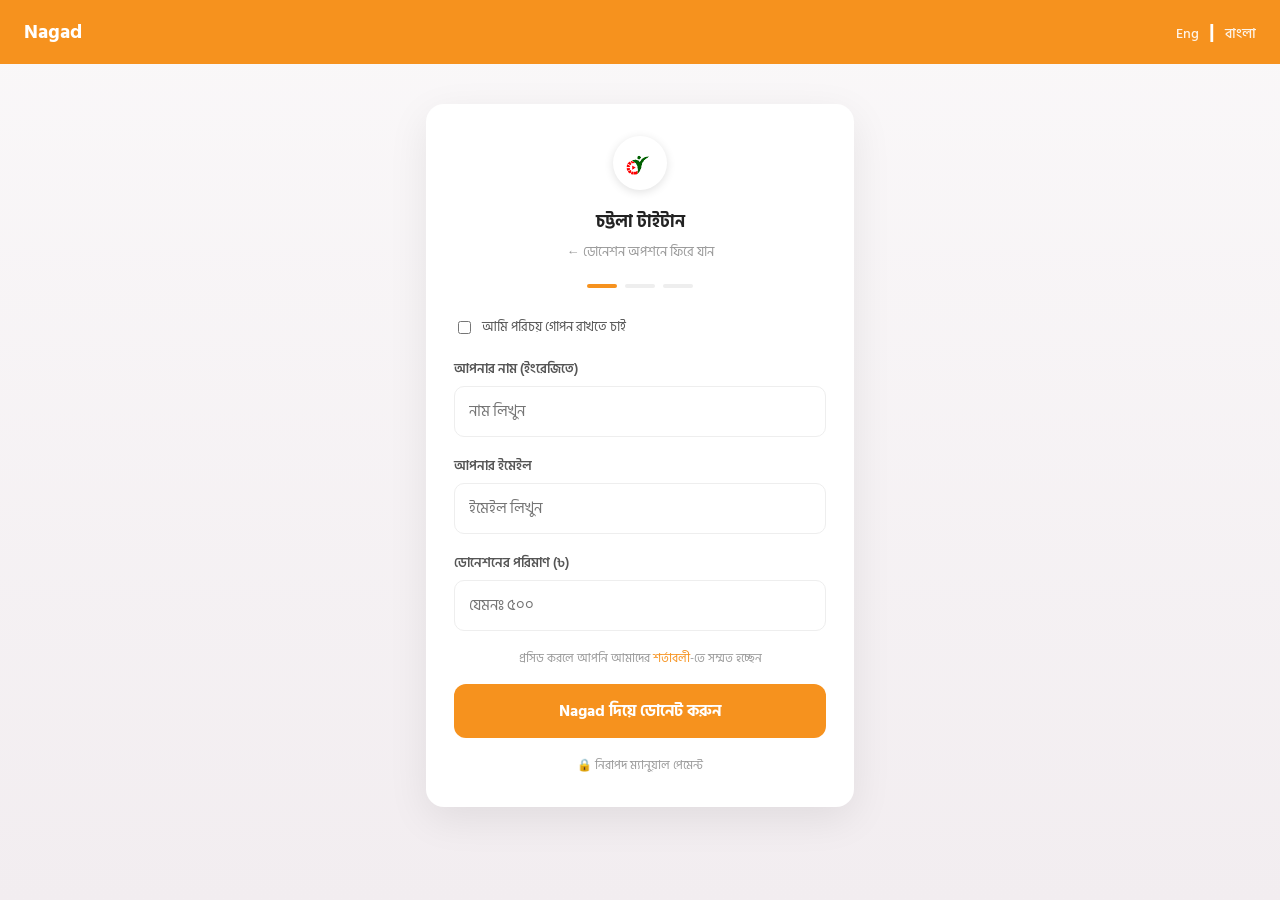
<file: nogod.html>
<!DOCTYPE html>
<html lang="bn">
<head>
  <meta charset="UTF-8">
  <meta name="viewport" content="width=device-width, initial-scale=1">
  <title>Nagad Donation — চট্টলা টাইটান</title>
  <link rel="preconnect" href="https://fonts.googleapis.com">
  <link href="https://fonts.googleapis.com/css2?family=Hind+Siliguri:wght@400;500;600;700&display=swap" rel="stylesheet">
  <style>
    :root {
      --brand: #f6921e;
      --brand-dark: #d97a0a;
      --brand-light: #fff8ee;
    }
    * { box-sizing: border-box; }
    body {
      margin: 0;
      font-family: 'Hind Siliguri', 'Segoe UI', sans-serif;
      background: linear-gradient(180deg, #faf8f9 0%, #f2edf0 100%);
      min-height: 100vh;
      color: #222;
    }
    .topbar {
      background: var(--brand);
      color: #fff;
      padding: 16px 24px;
      display: flex;
      justify-content: space-between;
      align-items: center;
      font-weight: 700;
      font-size: 20px;
    }
    .topbar a { color: rgba(255,255,255,.9); text-decoration: none; font-weight: 500; font-size: 14px; }
    .wrap { max-width: 460px; margin: 40px auto; padding: 0 16px 40px; }
    .card {
      background: #fff;
      border-radius: 18px;
      box-shadow: 0 12px 40px rgba(0,0,0,0.08);
      padding: 32px 28px;
      position: relative;
    }
    .brand-row { text-align: center; margin-bottom: 8px; }
    .brand-row img { width: 54px; height: 54px; border-radius: 50%; object-fit: cover; box-shadow: 0 2px 10px rgba(0,0,0,.12); }
    .brand-row h5 { margin: 10px 0 2px; font-weight: 700; font-size: 17px; }
    .brand-row a.back { font-size: 13px; color: #999; text-decoration: none; }
    .brand-row a.back:hover { color: var(--brand); }
    .steps { display: flex; justify-content: center; gap: 8px; margin: 20px 0 28px; }
    .step-dot { width: 30px; height: 4px; border-radius: 4px; background: #eee; transition: background .3s; }
    .step-dot.active { background: var(--brand); }
    label { font-size: 13px; font-weight: 600; color: #555; margin-bottom: 6px; display: block; }
    .form-group { margin-bottom: 18px; }
    input[type=text], input[type=email], input[type=number] {
      width: 100%; padding: 12px 14px; border-radius: 10px; border: 1.5px solid #eee;
      font-size: 15px; font-family: inherit; transition: border-color .2s;
    }
    input:focus { outline: none; border-color: var(--brand); }
    .check-row { display: flex; align-items: center; gap: 8px; margin-bottom: 20px; font-size: 14px; color: #555; }
    .check-row input { width: auto; }
    .btn-main {
      width: 100%; padding: 14px; border: none; border-radius: 12px; background: var(--brand);
      color: #fff; font-weight: 700; font-size: 16px; cursor: pointer;
      transition: background .2s, transform .1s;
      display: flex; align-items: center; justify-content: center; gap: 8px;
      font-family: inherit;
    }
    .btn-main:hover { background: var(--brand-dark); }
    .btn-main:active { transform: scale(0.98); }
    .btn-main[disabled] { opacity: .75; cursor: not-allowed; }
    .terms { font-size: 12px; text-align: center; color: #999; margin-bottom: 16px; }
    .terms a { color: var(--brand); text-decoration: none; }
    .lock-note { display: flex; align-items: center; justify-content: center; gap: 6px; font-size: 12px; color: #999; margin-top: 18px; }
    .spinner { width: 16px; height: 16px; border: 2.5px solid rgba(255,255,255,.4); border-top-color: #fff; border-radius: 50%; animation: spin .7s linear infinite; }
    @keyframes spin { to { transform: rotate(360deg); } }
    .amount-display { text-align: center; background: var(--brand-light); border-radius: 12px; padding: 16px; margin-bottom: 24px; }
    .amount-display .lbl { font-size: 12px; color: #999; }
    .amount-display .amt { font-size: 28px; font-weight: 800; color: var(--brand); }
    .step-list { list-style: none; padding: 0; margin: 0 0 18px; }
    .step-list li { display: flex; gap: 12px; margin-bottom: 14px; font-size: 14px; color: #444; line-height: 1.5; }
    .step-num { flex: 0 0 24px; height: 24px; border-radius: 50%; background: var(--brand); color: #fff; font-size: 12px; font-weight: 700; display: flex; align-items: center; justify-content: center; }
    .num-box { display: flex; align-items: center; gap: 10px; background: #f9f9f9; border: 1.5px dashed #ddd; border-radius: 10px; padding: 12px 16px; margin: 4px 0 22px; }
    .num-box .number { font-size: 19px; font-weight: 800; letter-spacing: .5px; color: #222; flex: 1; }
    .num-box .type-badge { font-size: 11px; background: var(--brand); color: #fff; padding: 3px 9px; border-radius: 20px; font-weight: 600; white-space: nowrap; }
    .copy-btn { background: #fff; border: 1.5px solid var(--brand); color: var(--brand); font-size: 13px; font-weight: 600; padding: 6px 12px; border-radius: 8px; cursor: pointer; white-space: nowrap; font-family: inherit; }
    .copy-btn.copied { background: var(--brand); color: #fff; }
    .btn-outline {
      width: 100%; padding: 12px; border-radius: 12px; border: 1.5px solid #ddd; background: #fff;
      color: #555; font-weight: 600; font-size: 14px; cursor: pointer; margin-top: 10px;
      text-decoration: none; display: block; text-align: center; font-family: inherit;
    }
    .btn-outline:hover { border-color: var(--brand); color: var(--brand); }
    .success-wrap { text-align: center; padding: 6px 0; }
    .success-icon { width: 64px; height: 64px; border-radius: 50%; background: #e9f9ee; display: flex; align-items: center; justify-content: center; margin: 0 auto 18px; }
    .success-wrap h4 { font-weight: 700; margin-bottom: 8px; }
    .success-wrap p { color: #777; font-size: 14px; line-height: 1.7; }
    .success-wrap p a { color: var(--brand); }
    .hidden { display: none; }
  </style>
</head>
<body>

  <div class="topbar">
    <span>Nagad</span>
    <span><a href="#">Eng</a> &nbsp;|&nbsp; <a href="#">বাংলা</a></span>
  </div>

  <div class="wrap">
    <div class="card">
      <div class="brand-row">
        <img src="assets/images/logo1.png" alt="চট্টলা টাইটান logo">
        <h5>চট্টলা টাইটান</h5>
        <a href="services.html" class="back">← ডোনেশন অপশনে ফিরে যান</a>
      </div>

      <div class="steps">
        <div class="step-dot active" id="dot1"></div>
        <div class="step-dot" id="dot2"></div>
        <div class="step-dot" id="dot3"></div>
      </div>

      <!-- STEP 1 -->
      <div id="step1">
        <div class="check-row">
          <input type="checkbox" id="hideIdentity">
          <label for="hideIdentity" style="margin:0;font-weight:400;">আমি পরিচয় গোপন রাখতে চাই</label>
        </div>

        <div class="form-group">
          <label for="donorName">আপনার নাম (ইংরেজিতে)</label>
          <input type="text" id="donorName" placeholder="নাম লিখুন">
        </div>

        <div class="form-group">
          <label for="donorEmail">আপনার ইমেইল</label>
          <input type="email" id="donorEmail" placeholder="ইমেইল লিখুন">
        </div>

        <div class="form-group">
          <label for="amount">ডোনেশনের পরিমাণ (৳)</label>
          <input type="number" id="amount" min="10" placeholder="যেমনঃ ৫০০">
        </div>

        <p class="terms">প্রসিড করলে আপনি আমাদের <a href="#">শর্তাবলী</a>-তে সম্মত হচ্ছেন</p>

        <button class="btn-main" id="proceedBtn" onclick="goToPay()">Nagad দিয়ে ডোনেট করুন</button>

        <div class="lock-note">🔒 নিরাপদ ম্যানুয়াল পেমেন্ট</div>
      </div>

      <!-- STEP 2 -->
      <div id="step2" class="hidden">
        <div class="amount-display">
          <div class="lbl">আপনার ডোনেশন</div>
          <div class="amt">৳ <span id="amtEcho">0</span></div>
        </div>

        <ul class="step-list">
          <li><div class="step-num">১</div><div>Nagad অ্যাপ খুলুন অথবা ডায়াল করুন <strong>*167#</strong></div></li>
          <li><div class="step-num">২</div><div>"Send Money" সিলেক্ট করে নিচের নাম্বারে টাকা পাঠান</div></li>
        </ul>

        <div class="num-box">
          <div class="number">01309736174</div>
          <span class="type-badge">Personal</span>
          <button class="copy-btn" id="copyBtn" onclick="copyNumber()">Copy</button>
        </div>

        <ul class="step-list">
          <li><div class="step-num">৩</div><div>পাঠানোর পর Transaction ID (TrxID) স্ক্রিনশট রাখুন</div></li>
          <li><div class="step-num">৪</div><div>নিচের বাটনে ক্লিক করে আমাদের জানিয়ে দিন</div></li>
        </ul>

        <button class="btn-main" onclick="confirmSent()">টাকা পাঠিয়েছি ✓</button>
        <button class="btn-outline" onclick="goBack()" style="border:1.5px solid #ddd;">← ফিরে যান</button>
      </div>

      <!-- STEP 3 -->
      <div id="step3" class="hidden">
        <div class="success-wrap">
          <div class="success-icon">
            <svg width="30" height="30" viewBox="0 0 24 24" fill="none"><path d="M5 13l4 4L19 7" stroke="#2ecc71" stroke-width="3" stroke-linecap="round" stroke-linejoin="round"/></svg>
          </div>
          <h4>ধন্যবাদ<span id="thanksName"></span>!</h4>
          <p>আপনার ৳<strong id="finalAmt">0</strong> ডোনেশন রেকর্ড করা হয়েছে। নিশ্চিতকরণের জন্য আপনার Transaction ID (TrxID) ইমেইল করুন —<br>
          <a href="mailto:chattalataitan@gmail.com">chattalataitan@gmail.com</a></p>
          <a href="services.html" class="btn-outline">ডোনেশন পেজে ফিরে যান</a>
        </div>
      </div>

    </div>
  </div>

<script>
  function goToPay() {
    const amount = document.getElementById('amount').value;
    if (!amount || Number(amount) <= 0) {
      alert('অনুগ্রহ করে সঠিক পরিমাণ লিখুন।');
      return;
    }
    const btn = document.getElementById('proceedBtn');
    btn.disabled = true;
    btn.innerHTML = '<span class="spinner"></span> প্রসেস হচ্ছে...';

    setTimeout(function () {
      document.getElementById('amtEcho').textContent = amount;
      document.getElementById('step1').classList.add('hidden');
      document.getElementById('step2').classList.remove('hidden');
      document.getElementById('dot1').classList.remove('active');
      document.getElementById('dot2').classList.add('active');
      btn.disabled = false;
      btn.innerHTML = 'Nagad দিয়ে ডোনেট করুন';
    }, 900);
  }

  function copyNumber() {
    navigator.clipboard.writeText('01309736174').then(function () {
      const btn = document.getElementById('copyBtn');
      btn.textContent = 'Copied!';
      btn.classList.add('copied');
      setTimeout(function () { btn.textContent = 'Copy'; btn.classList.remove('copied'); }, 1500);
    });
  }

  function confirmSent() {
    const name = document.getElementById('donorName').value.trim();
    const amount = document.getElementById('amount').value;
    document.getElementById('thanksName').textContent = name ? ', ' + name : '';
    document.getElementById('finalAmt').textContent = amount;
    document.getElementById('step2').classList.add('hidden');
    document.getElementById('step3').classList.remove('hidden');
    document.getElementById('dot2').classList.remove('active');
    document.getElementById('dot3').classList.add('active');
  }

  function goBack() {
    document.getElementById('step2').classList.add('hidden');
    document.getElementById('step1').classList.remove('hidden');
    document.getElementById('dot2').classList.remove('active');
    document.getElementById('dot1').classList.add('active');
  }
</script>
</body>
</html>
</file>
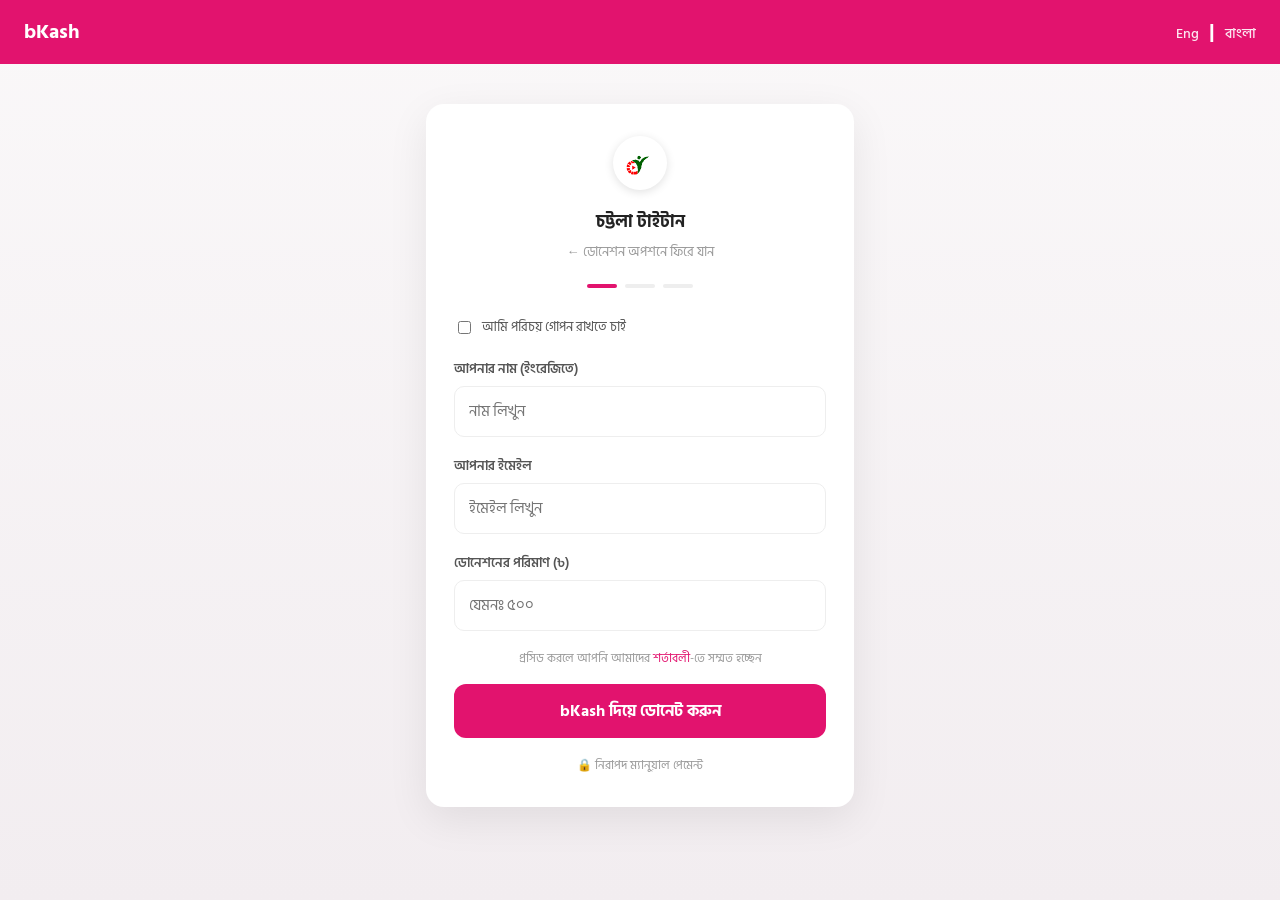
<file: probkash.html>
<!DOCTYPE html>
<html lang="bn">
<head>
  <meta charset="UTF-8">
  <meta name="viewport" content="width=device-width, initial-scale=1">
  <title>bKash Donation — চট্টলা টাইটান</title>
  <link rel="preconnect" href="https://fonts.googleapis.com">
  <link href="https://fonts.googleapis.com/css2?family=Hind+Siliguri:wght@400;500;600;700&display=swap" rel="stylesheet">
  <style>
    :root {
      --brand: #e2136e;
      --brand-dark: #c70e5d;
      --brand-light: #fff0f6;
    }
    * { box-sizing: border-box; }
    body {
      margin: 0;
      font-family: 'Hind Siliguri', 'Segoe UI', sans-serif;
      background: linear-gradient(180deg, #faf8f9 0%, #f2edf0 100%);
      min-height: 100vh;
      color: #222;
    }
    .topbar {
      background: var(--brand);
      color: #fff;
      padding: 16px 24px;
      display: flex;
      justify-content: space-between;
      align-items: center;
      font-weight: 700;
      font-size: 20px;
    }
    .topbar a { color: rgba(255,255,255,.9); text-decoration: none; font-weight: 500; font-size: 14px; }
    .wrap { max-width: 460px; margin: 40px auto; padding: 0 16px 40px; }
    .card {
      background: #fff;
      border-radius: 18px;
      box-shadow: 0 12px 40px rgba(0,0,0,0.08);
      padding: 32px 28px;
      position: relative;
    }
    .brand-row { text-align: center; margin-bottom: 8px; }
    .brand-row img { width: 54px; height: 54px; border-radius: 50%; object-fit: cover; box-shadow: 0 2px 10px rgba(0,0,0,.12); }
    .brand-row h5 { margin: 10px 0 2px; font-weight: 700; font-size: 17px; }
    .brand-row a.back { font-size: 13px; color: #999; text-decoration: none; }
    .brand-row a.back:hover { color: var(--brand); }
    .steps { display: flex; justify-content: center; gap: 8px; margin: 20px 0 28px; }
    .step-dot { width: 30px; height: 4px; border-radius: 4px; background: #eee; transition: background .3s; }
    .step-dot.active { background: var(--brand); }
    label { font-size: 13px; font-weight: 600; color: #555; margin-bottom: 6px; display: block; }
    .form-group { margin-bottom: 18px; }
    input[type=text], input[type=email], input[type=number] {
      width: 100%; padding: 12px 14px; border-radius: 10px; border: 1.5px solid #eee;
      font-size: 15px; font-family: inherit; transition: border-color .2s;
    }
    input:focus { outline: none; border-color: var(--brand); }
    .check-row { display: flex; align-items: center; gap: 8px; margin-bottom: 20px; font-size: 14px; color: #555; }
    .check-row input { width: auto; }
    .btn-main {
      width: 100%; padding: 14px; border: none; border-radius: 12px; background: var(--brand);
      color: #fff; font-weight: 700; font-size: 16px; cursor: pointer;
      transition: background .2s, transform .1s;
      display: flex; align-items: center; justify-content: center; gap: 8px;
      font-family: inherit;
    }
    .btn-main:hover { background: var(--brand-dark); }
    .btn-main:active { transform: scale(0.98); }
    .btn-main[disabled] { opacity: .75; cursor: not-allowed; }
    .terms { font-size: 12px; text-align: center; color: #999; margin-bottom: 16px; }
    .terms a { color: var(--brand); text-decoration: none; }
    .lock-note { display: flex; align-items: center; justify-content: center; gap: 6px; font-size: 12px; color: #999; margin-top: 18px; }
    .spinner { width: 16px; height: 16px; border: 2.5px solid rgba(255,255,255,.4); border-top-color: #fff; border-radius: 50%; animation: spin .7s linear infinite; }
    @keyframes spin { to { transform: rotate(360deg); } }
    .amount-display { text-align: center; background: var(--brand-light); border-radius: 12px; padding: 16px; margin-bottom: 24px; }
    .amount-display .lbl { font-size: 12px; color: #999; }
    .amount-display .amt { font-size: 28px; font-weight: 800; color: var(--brand); }
    .step-list { list-style: none; padding: 0; margin: 0 0 18px; }
    .step-list li { display: flex; gap: 12px; margin-bottom: 14px; font-size: 14px; color: #444; line-height: 1.5; }
    .step-num { flex: 0 0 24px; height: 24px; border-radius: 50%; background: var(--brand); color: #fff; font-size: 12px; font-weight: 700; display: flex; align-items: center; justify-content: center; }
    .num-box { display: flex; align-items: center; gap: 10px; background: #f9f9f9; border: 1.5px dashed #ddd; border-radius: 10px; padding: 12px 16px; margin: 4px 0 22px; }
    .num-box .number { font-size: 19px; font-weight: 800; letter-spacing: .5px; color: #222; flex: 1; }
    .num-box .type-badge { font-size: 11px; background: var(--brand); color: #fff; padding: 3px 9px; border-radius: 20px; font-weight: 600; white-space: nowrap; }
    .copy-btn { background: #fff; border: 1.5px solid var(--brand); color: var(--brand); font-size: 13px; font-weight: 600; padding: 6px 12px; border-radius: 8px; cursor: pointer; white-space: nowrap; font-family: inherit; }
    .copy-btn.copied { background: var(--brand); color: #fff; }
    .btn-outline {
      width: 100%; padding: 12px; border-radius: 12px; border: 1.5px solid #ddd; background: #fff;
      color: #555; font-weight: 600; font-size: 14px; cursor: pointer; margin-top: 10px;
      text-decoration: none; display: block; text-align: center; font-family: inherit;
    }
    .btn-outline:hover { border-color: var(--brand); color: var(--brand); }
    .success-wrap { text-align: center; padding: 6px 0; }
    .success-icon { width: 64px; height: 64px; border-radius: 50%; background: #e9f9ee; display: flex; align-items: center; justify-content: center; margin: 0 auto 18px; }
    .success-wrap h4 { font-weight: 700; margin-bottom: 8px; }
    .success-wrap p { color: #777; font-size: 14px; line-height: 1.7; }
    .success-wrap p a { color: var(--brand); }
    .hidden { display: none; }
  </style>
</head>
<body>

  <div class="topbar">
    <span>bKash</span>
    <span><a href="#">Eng</a> &nbsp;|&nbsp; <a href="#">বাংলা</a></span>
  </div>

  <div class="wrap">
    <div class="card">
      <div class="brand-row">
        <img src="assets/images/logo1.png" alt="চট্টলা টাইটান logo">
        <h5>চট্টলা টাইটান</h5>
        <a href="services.html" class="back">← ডোনেশন অপশনে ফিরে যান</a>
      </div>

      <div class="steps">
        <div class="step-dot active" id="dot1"></div>
        <div class="step-dot" id="dot2"></div>
        <div class="step-dot" id="dot3"></div>
      </div>

      <!-- STEP 1 -->
      <div id="step1">
        <div class="check-row">
          <input type="checkbox" id="hideIdentity">
          <label for="hideIdentity" style="margin:0;font-weight:400;">আমি পরিচয় গোপন রাখতে চাই</label>
        </div>

        <div class="form-group">
          <label for="donorName">আপনার নাম (ইংরেজিতে)</label>
          <input type="text" id="donorName" placeholder="নাম লিখুন">
        </div>

        <div class="form-group">
          <label for="donorEmail">আপনার ইমেইল</label>
          <input type="email" id="donorEmail" placeholder="ইমেইল লিখুন">
        </div>

        <div class="form-group">
          <label for="amount">ডোনেশনের পরিমাণ (৳)</label>
          <input type="number" id="amount" min="10" placeholder="যেমনঃ ৫০০">
        </div>

        <p class="terms">প্রসিড করলে আপনি আমাদের <a href="#">শর্তাবলী</a>-তে সম্মত হচ্ছেন</p>

        <button class="btn-main" id="proceedBtn" onclick="goToPay()">bKash দিয়ে ডোনেট করুন</button>

        <div class="lock-note">🔒 নিরাপদ ম্যানুয়াল পেমেন্ট</div>
      </div>

      <!-- STEP 2 -->
      <div id="step2" class="hidden">
        <div class="amount-display">
          <div class="lbl">আপনার ডোনেশন</div>
          <div class="amt">৳ <span id="amtEcho">0</span></div>
        </div>

        <ul class="step-list">
          <li><div class="step-num">১</div><div>bKash অ্যাপ খুলুন অথবা ডায়াল করুন <strong>*247#</strong></div></li>
          <li><div class="step-num">২</div><div>"Send Money" সিলেক্ট করে নিচের নাম্বারে টাকা পাঠান</div></li>
        </ul>

        <div class="num-box">
          <div class="number">01309736174</div>
          <span class="type-badge">Personal</span>
          <button class="copy-btn" id="copyBtn" onclick="copyNumber()">Copy</button>
        </div>

        <ul class="step-list">
          <li><div class="step-num">৩</div><div>পাঠানোর পর Transaction ID (TrxID) স্ক্রিনশট রাখুন</div></li>
          <li><div class="step-num">৪</div><div>নিচের বাটনে ক্লিক করে আমাদের জানিয়ে দিন</div></li>
        </ul>

        <button class="btn-main" onclick="confirmSent()">টাকা পাঠিয়েছি ✓</button>
        <button class="btn-outline" onclick="goBack()" style="border:1.5px solid #ddd;">← ফিরে যান</button>
      </div>

      <!-- STEP 3 -->
      <div id="step3" class="hidden">
        <div class="success-wrap">
          <div class="success-icon">
            <svg width="30" height="30" viewBox="0 0 24 24" fill="none"><path d="M5 13l4 4L19 7" stroke="#2ecc71" stroke-width="3" stroke-linecap="round" stroke-linejoin="round"/></svg>
          </div>
          <h4>ধন্যবাদ<span id="thanksName"></span>!</h4>
          <p>আপনার ৳<strong id="finalAmt">0</strong> ডোনেশন রেকর্ড করা হয়েছে। নিশ্চিতকরণের জন্য আপনার Transaction ID (TrxID) ইমেইল করুন —<br>
          <a href="mailto:chattalataitan@gmail.com">chattalataitan@gmail.com</a></p>
          <a href="services.html" class="btn-outline">ডোনেশন পেজে ফিরে যান</a>
        </div>
      </div>

    </div>
  </div>

<script>
  function goToPay() {
    const amount = document.getElementById('amount').value;
    if (!amount || Number(amount) <= 0) {
      alert('অনুগ্রহ করে সঠিক পরিমাণ লিখুন।');
      return;
    }
    const btn = document.getElementById('proceedBtn');
    btn.disabled = true;
    btn.innerHTML = '<span class="spinner"></span> প্রসেস হচ্ছে...';

    setTimeout(function () {
      document.getElementById('amtEcho').textContent = amount;
      document.getElementById('step1').classList.add('hidden');
      document.getElementById('step2').classList.remove('hidden');
      document.getElementById('dot1').classList.remove('active');
      document.getElementById('dot2').classList.add('active');
      btn.disabled = false;
      btn.innerHTML = 'bKash দিয়ে ডোনেট করুন';
    }, 900);
  }

  function copyNumber() {
    navigator.clipboard.writeText('01309736174').then(function () {
      const btn = document.getElementById('copyBtn');
      btn.textContent = 'Copied!';
      btn.classList.add('copied');
      setTimeout(function () { btn.textContent = 'Copy'; btn.classList.remove('copied'); }, 1500);
    });
  }

  function confirmSent() {
    const name = document.getElementById('donorName').value.trim();
    const amount = document.getElementById('amount').value;
    document.getElementById('thanksName').textContent = name ? ', ' + name : '';
    document.getElementById('finalAmt').textContent = amount;
    document.getElementById('step2').classList.add('hidden');
    document.getElementById('step3').classList.remove('hidden');
    document.getElementById('dot2').classList.remove('active');
    document.getElementById('dot3').classList.add('active');
  }

  function goBack() {
    document.getElementById('step2').classList.add('hidden');
    document.getElementById('step1').classList.remove('hidden');
    document.getElementById('dot2').classList.remove('active');
    document.getElementById('dot1').classList.add('active');
  }
</script>
</body>
</html>
</file>
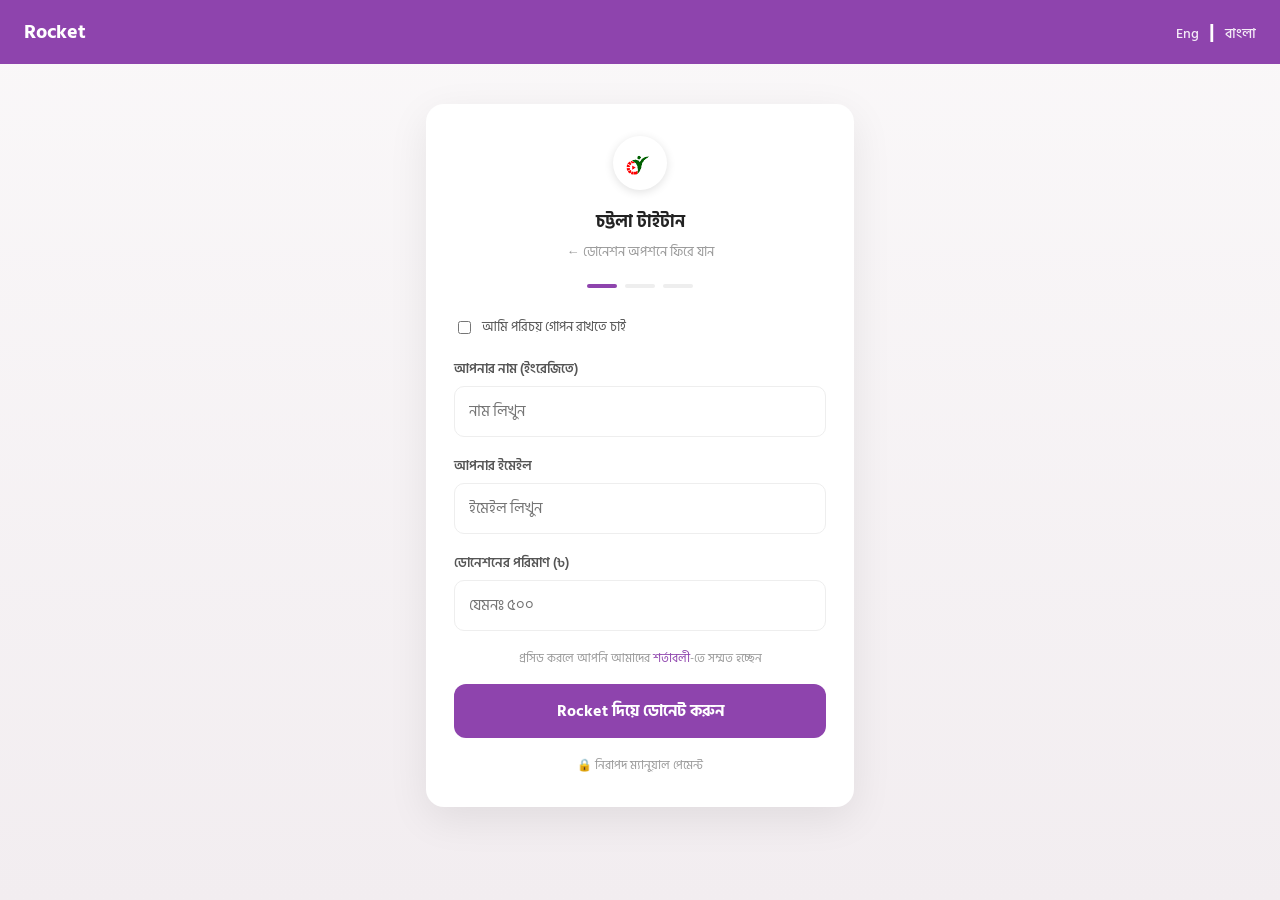
<file: rocket.html>
<!DOCTYPE html>
<html lang="bn">
<head>
  <meta charset="UTF-8">
  <meta name="viewport" content="width=device-width, initial-scale=1">
  <title>Rocket Donation — চট্টলা টাইটান</title>
  <link rel="preconnect" href="https://fonts.googleapis.com">
  <link href="https://fonts.googleapis.com/css2?family=Hind+Siliguri:wght@400;500;600;700&display=swap" rel="stylesheet">
  <style>
    :root {
      --brand: #8e44ad;
      --brand-dark: #6c3483;
      --brand-light: #f7f0fb;
    }
    * { box-sizing: border-box; }
    body {
      margin: 0;
      font-family: 'Hind Siliguri', 'Segoe UI', sans-serif;
      background: linear-gradient(180deg, #faf8f9 0%, #f2edf0 100%);
      min-height: 100vh;
      color: #222;
    }
    .topbar {
      background: var(--brand);
      color: #fff;
      padding: 16px 24px;
      display: flex;
      justify-content: space-between;
      align-items: center;
      font-weight: 700;
      font-size: 20px;
    }
    .topbar a { color: rgba(255,255,255,.9); text-decoration: none; font-weight: 500; font-size: 14px; }
    .wrap { max-width: 460px; margin: 40px auto; padding: 0 16px 40px; }
    .card {
      background: #fff;
      border-radius: 18px;
      box-shadow: 0 12px 40px rgba(0,0,0,0.08);
      padding: 32px 28px;
      position: relative;
    }
    .brand-row { text-align: center; margin-bottom: 8px; }
    .brand-row img { width: 54px; height: 54px; border-radius: 50%; object-fit: cover; box-shadow: 0 2px 10px rgba(0,0,0,.12); }
    .brand-row h5 { margin: 10px 0 2px; font-weight: 700; font-size: 17px; }
    .brand-row a.back { font-size: 13px; color: #999; text-decoration: none; }
    .brand-row a.back:hover { color: var(--brand); }
    .steps { display: flex; justify-content: center; gap: 8px; margin: 20px 0 28px; }
    .step-dot { width: 30px; height: 4px; border-radius: 4px; background: #eee; transition: background .3s; }
    .step-dot.active { background: var(--brand); }
    label { font-size: 13px; font-weight: 600; color: #555; margin-bottom: 6px; display: block; }
    .form-group { margin-bottom: 18px; }
    input[type=text], input[type=email], input[type=number] {
      width: 100%; padding: 12px 14px; border-radius: 10px; border: 1.5px solid #eee;
      font-size: 15px; font-family: inherit; transition: border-color .2s;
    }
    input:focus { outline: none; border-color: var(--brand); }
    .check-row { display: flex; align-items: center; gap: 8px; margin-bottom: 20px; font-size: 14px; color: #555; }
    .check-row input { width: auto; }
    .btn-main {
      width: 100%; padding: 14px; border: none; border-radius: 12px; background: var(--brand);
      color: #fff; font-weight: 700; font-size: 16px; cursor: pointer;
      transition: background .2s, transform .1s;
      display: flex; align-items: center; justify-content: center; gap: 8px;
      font-family: inherit;
    }
    .btn-main:hover { background: var(--brand-dark); }
    .btn-main:active { transform: scale(0.98); }
    .btn-main[disabled] { opacity: .75; cursor: not-allowed; }
    .terms { font-size: 12px; text-align: center; color: #999; margin-bottom: 16px; }
    .terms a { color: var(--brand); text-decoration: none; }
    .lock-note { display: flex; align-items: center; justify-content: center; gap: 6px; font-size: 12px; color: #999; margin-top: 18px; }
    .spinner { width: 16px; height: 16px; border: 2.5px solid rgba(255,255,255,.4); border-top-color: #fff; border-radius: 50%; animation: spin .7s linear infinite; }
    @keyframes spin { to { transform: rotate(360deg); } }
    .amount-display { text-align: center; background: var(--brand-light); border-radius: 12px; padding: 16px; margin-bottom: 24px; }
    .amount-display .lbl { font-size: 12px; color: #999; }
    .amount-display .amt { font-size: 28px; font-weight: 800; color: var(--brand); }
    .step-list { list-style: none; padding: 0; margin: 0 0 18px; }
    .step-list li { display: flex; gap: 12px; margin-bottom: 14px; font-size: 14px; color: #444; line-height: 1.5; }
    .step-num { flex: 0 0 24px; height: 24px; border-radius: 50%; background: var(--brand); color: #fff; font-size: 12px; font-weight: 700; display: flex; align-items: center; justify-content: center; }
    .num-box { display: flex; align-items: center; gap: 10px; background: #f9f9f9; border: 1.5px dashed #ddd; border-radius: 10px; padding: 12px 16px; margin: 4px 0 22px; }
    .num-box .number { font-size: 19px; font-weight: 800; letter-spacing: .5px; color: #222; flex: 1; }
    .num-box .type-badge { font-size: 11px; background: var(--brand); color: #fff; padding: 3px 9px; border-radius: 20px; font-weight: 600; white-space: nowrap; }
    .copy-btn { background: #fff; border: 1.5px solid var(--brand); color: var(--brand); font-size: 13px; font-weight: 600; padding: 6px 12px; border-radius: 8px; cursor: pointer; white-space: nowrap; font-family: inherit; }
    .copy-btn.copied { background: var(--brand); color: #fff; }
    .btn-outline {
      width: 100%; padding: 12px; border-radius: 12px; border: 1.5px solid #ddd; background: #fff;
      color: #555; font-weight: 600; font-size: 14px; cursor: pointer; margin-top: 10px;
      text-decoration: none; display: block; text-align: center; font-family: inherit;
    }
    .btn-outline:hover { border-color: var(--brand); color: var(--brand); }
    .success-wrap { text-align: center; padding: 6px 0; }
    .success-icon { width: 64px; height: 64px; border-radius: 50%; background: #e9f9ee; display: flex; align-items: center; justify-content: center; margin: 0 auto 18px; }
    .success-wrap h4 { font-weight: 700; margin-bottom: 8px; }
    .success-wrap p { color: #777; font-size: 14px; line-height: 1.7; }
    .success-wrap p a { color: var(--brand); }
    .hidden { display: none; }
  </style>
</head>
<body>

  <div class="topbar">
    <span>Rocket</span>
    <span><a href="#">Eng</a> &nbsp;|&nbsp; <a href="#">বাংলা</a></span>
  </div>

  <div class="wrap">
    <div class="card">
      <div class="brand-row">
        <img src="assets/images/logo1.png" alt="চট্টলা টাইটান logo">
        <h5>চট্টলা টাইটান</h5>
        <a href="services.html" class="back">← ডোনেশন অপশনে ফিরে যান</a>
      </div>

      <div class="steps">
        <div class="step-dot active" id="dot1"></div>
        <div class="step-dot" id="dot2"></div>
        <div class="step-dot" id="dot3"></div>
      </div>

      <!-- STEP 1 -->
      <div id="step1">
        <div class="check-row">
          <input type="checkbox" id="hideIdentity">
          <label for="hideIdentity" style="margin:0;font-weight:400;">আমি পরিচয় গোপন রাখতে চাই</label>
        </div>

        <div class="form-group">
          <label for="donorName">আপনার নাম (ইংরেজিতে)</label>
          <input type="text" id="donorName" placeholder="নাম লিখুন">
        </div>

        <div class="form-group">
          <label for="donorEmail">আপনার ইমেইল</label>
          <input type="email" id="donorEmail" placeholder="ইমেইল লিখুন">
        </div>

        <div class="form-group">
          <label for="amount">ডোনেশনের পরিমাণ (৳)</label>
          <input type="number" id="amount" min="10" placeholder="যেমনঃ ৫০০">
        </div>

        <p class="terms">প্রসিড করলে আপনি আমাদের <a href="#">শর্তাবলী</a>-তে সম্মত হচ্ছেন</p>

        <button class="btn-main" id="proceedBtn" onclick="goToPay()">Rocket দিয়ে ডোনেট করুন</button>

        <div class="lock-note">🔒 নিরাপদ ম্যানুয়াল পেমেন্ট</div>
      </div>

      <!-- STEP 2 -->
      <div id="step2" class="hidden">
        <div class="amount-display">
          <div class="lbl">আপনার ডোনেশন</div>
          <div class="amt">৳ <span id="amtEcho">0</span></div>
        </div>

        <ul class="step-list">
          <li><div class="step-num">১</div><div>Rocket অ্যাপ খুলুন অথবা ডায়াল করুন <strong>*322#</strong></div></li>
          <li><div class="step-num">২</div><div>"Send Money" সিলেক্ট করে নিচের নাম্বারে টাকা পাঠান</div></li>
        </ul>

        <div class="num-box">
          <div class="number">01309736174</div>
          <span class="type-badge">Personal</span>
          <button class="copy-btn" id="copyBtn" onclick="copyNumber()">Copy</button>
        </div>

        <ul class="step-list">
          <li><div class="step-num">৩</div><div>পাঠানোর পর Transaction ID (TrxID) স্ক্রিনশট রাখুন</div></li>
          <li><div class="step-num">৪</div><div>নিচের বাটনে ক্লিক করে আমাদের জানিয়ে দিন</div></li>
        </ul>

        <button class="btn-main" onclick="confirmSent()">টাকা পাঠিয়েছি ✓</button>
        <button class="btn-outline" onclick="goBack()" style="border:1.5px solid #ddd;">← ফিরে যান</button>
      </div>

      <!-- STEP 3 -->
      <div id="step3" class="hidden">
        <div class="success-wrap">
          <div class="success-icon">
            <svg width="30" height="30" viewBox="0 0 24 24" fill="none"><path d="M5 13l4 4L19 7" stroke="#2ecc71" stroke-width="3" stroke-linecap="round" stroke-linejoin="round"/></svg>
          </div>
          <h4>ধন্যবাদ<span id="thanksName"></span>!</h4>
          <p>আপনার ৳<strong id="finalAmt">0</strong> ডোনেশন রেকর্ড করা হয়েছে। নিশ্চিতকরণের জন্য আপনার Transaction ID (TrxID) ইমেইল করুন —<br>
          <a href="mailto:chattalataitan@gmail.com">chattalataitan@gmail.com</a></p>
          <a href="services.html" class="btn-outline">ডোনেশন পেজে ফিরে যান</a>
        </div>
      </div>

    </div>
  </div>

<script>
  function goToPay() {
    const amount = document.getElementById('amount').value;
    if (!amount || Number(amount) <= 0) {
      alert('অনুগ্রহ করে সঠিক পরিমাণ লিখুন।');
      return;
    }
    const btn = document.getElementById('proceedBtn');
    btn.disabled = true;
    btn.innerHTML = '<span class="spinner"></span> প্রসেস হচ্ছে...';

    setTimeout(function () {
      document.getElementById('amtEcho').textContent = amount;
      document.getElementById('step1').classList.add('hidden');
      document.getElementById('step2').classList.remove('hidden');
      document.getElementById('dot1').classList.remove('active');
      document.getElementById('dot2').classList.add('active');
      btn.disabled = false;
      btn.innerHTML = 'Rocket দিয়ে ডোনেট করুন';
    }, 900);
  }

  function copyNumber() {
    navigator.clipboard.writeText('01309736174').then(function () {
      const btn = document.getElementById('copyBtn');
      btn.textContent = 'Copied!';
      btn.classList.add('copied');
      setTimeout(function () { btn.textContent = 'Copy'; btn.classList.remove('copied'); }, 1500);
    });
  }

  function confirmSent() {
    const name = document.getElementById('donorName').value.trim();
    const amount = document.getElementById('amount').value;
    document.getElementById('thanksName').textContent = name ? ', ' + name : '';
    document.getElementById('finalAmt').textContent = amount;
    document.getElementById('step2').classList.add('hidden');
    document.getElementById('step3').classList.remove('hidden');
    document.getElementById('dot2').classList.remove('active');
    document.getElementById('dot3').classList.add('active');
  }

  function goBack() {
    document.getElementById('step2').classList.add('hidden');
    document.getElementById('step1').classList.remove('hidden');
    document.getElementById('dot2').classList.remove('active');
    document.getElementById('dot1').classList.add('active');
  }
</script>
</body>
</html>
</file>
